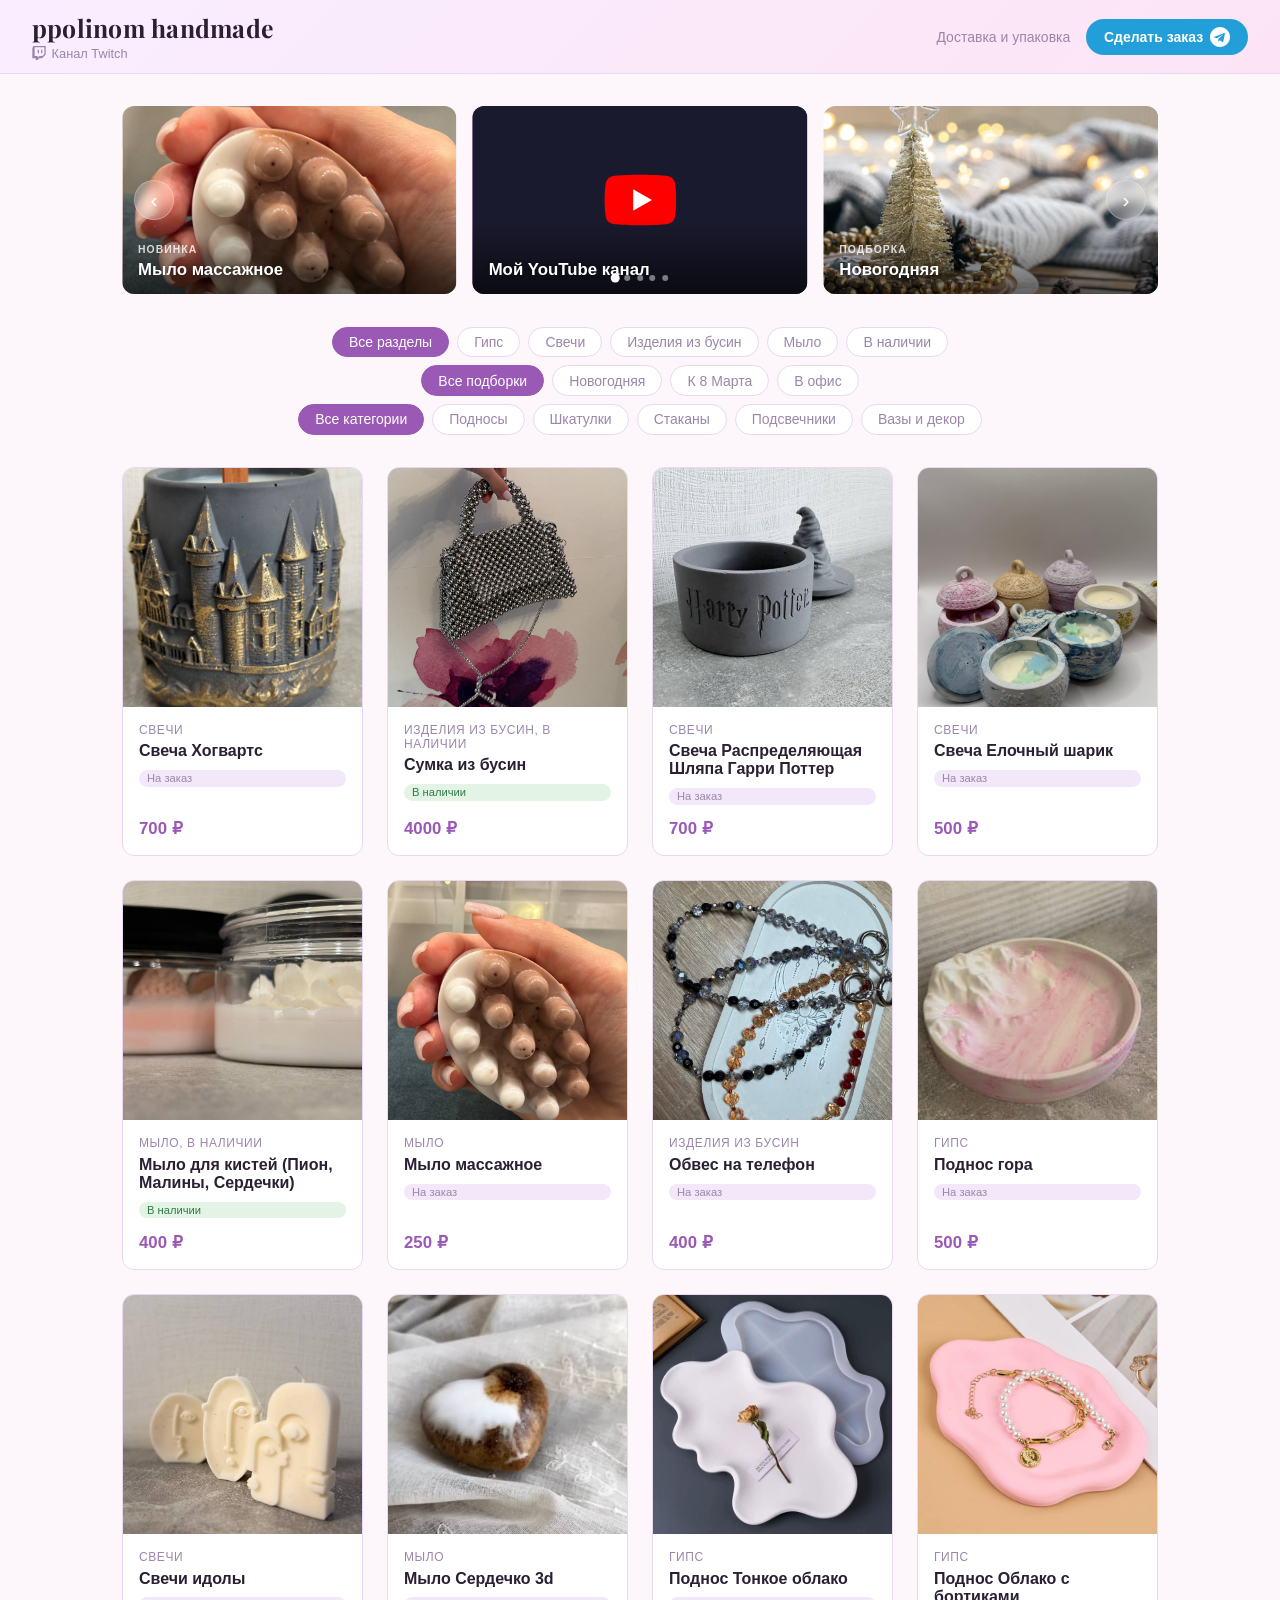
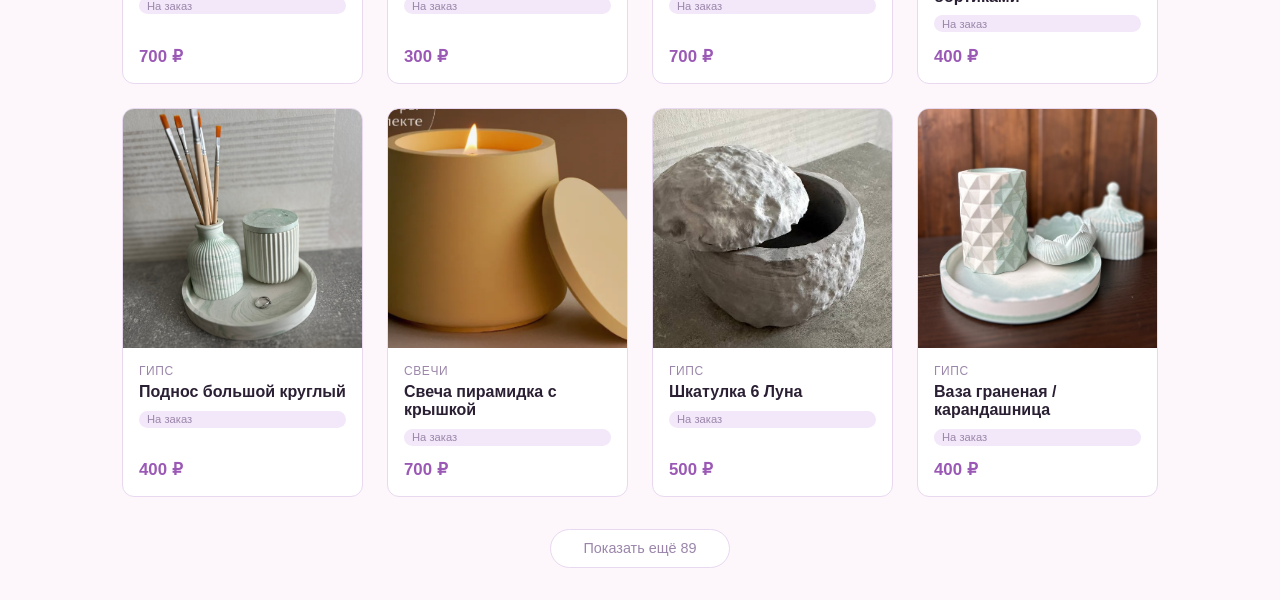
<file: index.html>
<!DOCTYPE html>
<html lang="ru">
<head>
  <meta charset="UTF-8">
  <meta name="viewport" content="width=device-width, initial-scale=1.0">
  <title>ppolinom handmade</title>
  <link rel="stylesheet" href="css/style.css">
</head>
<body>
  <header>
    <div>
      <h1><a href="./">ppolinom handmade</a></h1>
      <a id="twitch-status" class="twitch-status" href="https://www.twitch.tv/ppolinom" target="_blank"><svg width="14" height="14" viewBox="0 0 24 24" fill="currentColor"><path d="M2.149 0L.537 4.119v16.836h5.731V24h3.224l3.045-3.045h4.657l6.269-6.269V0H2.149zm19.164 13.612l-3.582 3.582H12.87l-3.045 3.045v-3.045H4.537V2.149h16.776v11.463zm-3.582-7.343v6.262h-2.149V6.269h2.149zm-5.731 0v6.262H9.851V6.269H12z"/></svg>Канал Twitch</a>
    </div>
    <nav class="header-nav">
      <a class="nav-link" href="delivery.html">Доставка и упаковка</a>
      <a class="tg-link" href="https://t.me/ppolinom" target="_blank">
        Сделать заказ
        <svg width="20" height="20" viewBox="0 0 24 24" fill="currentColor" xmlns="http://www.w3.org/2000/svg"><path d="M12 0C5.373 0 0 5.373 0 12s5.373 12 12 12 12-5.373 12-12S18.627 0 12 0zm5.894 8.221-1.97 9.28c-.145.658-.537.818-1.084.508l-3-2.21-1.447 1.394c-.16.16-.295.295-.605.295l.213-3.053 5.56-5.023c.242-.213-.054-.333-.373-.12L8.32 13.617l-2.96-.924c-.643-.204-.657-.643.136-.953l11.57-4.461c.537-.194 1.006.131.828.942z"/></svg>
      </a>
    </nav>
  </header>
  <main>
    <div id="collections-section" class="collections-section hidden"></div>
    <div class="filters-section">
      <div id="filter-sections" class="filter-row"></div>
      <div id="filter-collections" class="filter-row"></div>
      <div id="filter-categories" class="filter-row"></div>
    </div>
    <div id="grid" class="grid"></div>
    <div id="load-more-wrap"></div>
  </main>
  <script src="js/main.js"></script>
</body>
</html>
</file>
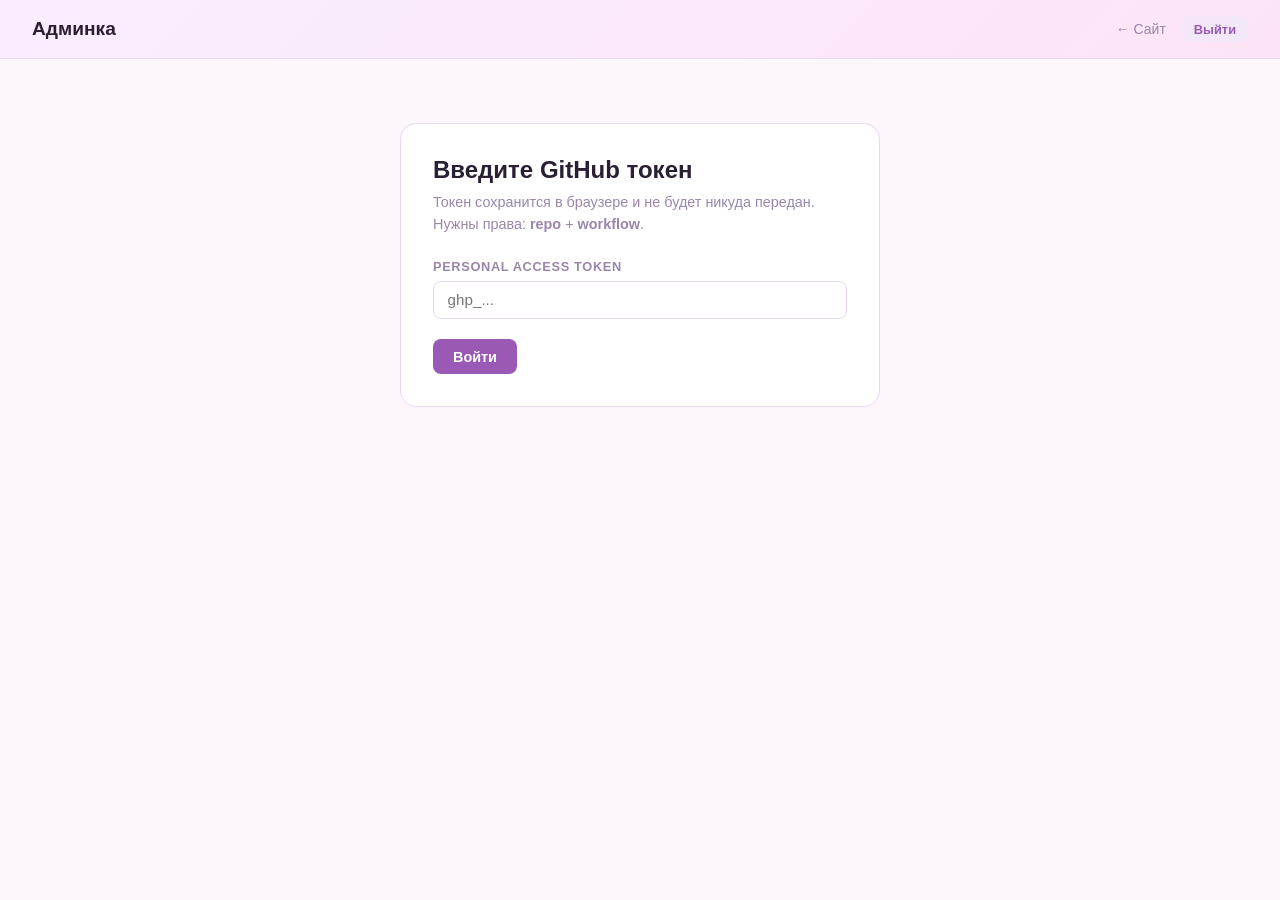
<file: admin.html>
<!DOCTYPE html>
<html lang="ru">
<head>
  <meta charset="UTF-8">
  <meta name="viewport" content="width=device-width, initial-scale=1.0">
  <title>Админка — ppolinom handmade</title>
  <style>
    *, *::before, *::after { box-sizing: border-box; margin: 0; padding: 0; }

    :root {
      --bg: #fdf7fc;
      --surface: #fff;
      --border: #e8d8f0;
      --text: #2a1f33;
      --muted: #9b86aa;
      --accent: #9b59b6;
      --accent-hover: #7d3f9a;
      --accent-soft: #f3e8f9;
      --danger: #e74c3c;
      --danger-soft: #fdf0ee;
      --success: #27ae60;
    }

    body { font-family: -apple-system, BlinkMacSystemFont, 'Segoe UI', sans-serif; background: var(--bg); color: var(--text); min-height: 100vh; }

    header {
      background: linear-gradient(135deg, #f9eeff 0%, #fce4f5 100%);
      border-bottom: 1px solid var(--border);
      padding: 1rem 2rem;
      display: flex; align-items: center; justify-content: space-between;
    }
    header h1 { font-size: 1.2rem; font-weight: 700; }
    header a { color: var(--muted); font-size: 0.875rem; text-decoration: none; }
    header a:hover { color: var(--text); }

    .container { max-width: 960px; margin: 0 auto; padding: 2rem; }

    /* Token screen */
    #token-screen {
      max-width: 480px; margin: 4rem auto;
      background: var(--surface); border: 1px solid var(--border);
      border-radius: 16px; padding: 2rem;
    }
    #token-screen h2 { margin-bottom: 0.5rem; }
    #token-screen p { color: var(--muted); font-size: 0.9rem; margin-bottom: 1.5rem; line-height: 1.5; }

    /* Forms & inputs */
    label { display: block; font-size: 0.8rem; font-weight: 600; color: var(--muted); text-transform: uppercase; letter-spacing: 0.05em; margin-bottom: 0.4rem; }
    input[type=text], input[type=number], input[type=password], textarea, select {
      width: 100%; padding: 0.6rem 0.85rem;
      border: 1.5px solid var(--border); border-radius: 8px;
      font-size: 0.95rem; font-family: inherit; color: var(--text);
      background: var(--surface);
      transition: border-color 0.15s;
      outline: none;
    }
    input:focus, textarea:focus, select:focus { border-color: var(--accent); }
    textarea { resize: vertical; min-height: 100px; }
    .field { margin-bottom: 1.25rem; }

    /* Buttons */
    .btn {
      display: inline-flex; align-items: center; gap: 0.4rem;
      padding: 0.6rem 1.25rem; border-radius: 8px; border: none;
      font-size: 0.9rem; font-weight: 600; cursor: pointer;
      transition: background 0.15s, opacity 0.15s;
    }
    .btn:disabled { opacity: 0.5; cursor: default; }
    .btn-primary { background: var(--accent); color: #fff; }
    .btn-primary:hover:not(:disabled) { background: var(--accent-hover); }
    .btn-secondary { background: var(--accent-soft); color: var(--accent); }
    .btn-secondary:hover:not(:disabled) { background: #e8d4f5; }
    .btn-danger { background: var(--danger-soft); color: var(--danger); }
    .btn-danger:hover:not(:disabled) { background: #fce0dd; }
    .btn-sm { padding: 0.35rem 0.75rem; font-size: 0.8rem; }

    /* Toolbar */
    .toolbar {
      display: flex; align-items: center; justify-content: space-between;
      margin-bottom: 1.5rem; flex-wrap: wrap; gap: 1rem;
    }
    .toolbar h2 { font-size: 1.2rem; }

    /* Product list */
    .product-list { display: flex; flex-direction: column; gap: 0.75rem; }

    .product-row {
      background: var(--surface); border: 1px solid var(--border);
      border-radius: 12px; padding: 1rem 1.25rem;
      display: flex; align-items: center; gap: 1rem;
    }
    .product-row img {
      width: 56px; height: 56px; border-radius: 8px;
      object-fit: cover; background: var(--bg); flex-shrink: 0;
    }
    .product-row-placeholder {
      width: 56px; height: 56px; border-radius: 8px;
      background: var(--accent-soft); flex-shrink: 0;
      display: flex; align-items: center; justify-content: center; font-size: 1.5rem;
    }
    .product-row-info { flex: 1; min-width: 0; }
    .product-row-info .name { font-weight: 600; font-size: 0.95rem; }
    .product-row-info .meta { font-size: 0.8rem; color: var(--muted); margin-top: 0.15rem; }
    .product-row-actions { display: flex; gap: 0.5rem; flex-shrink: 0; }

    .badge { display: inline-block; font-size: 0.7rem; padding: 0.15rem 0.5rem; border-radius: 999px; }
    .badge-on { background: #e6f9ed; color: var(--success); }
    .badge-off { background: var(--accent-soft); color: var(--muted); }

    /* Modal */
    .modal-overlay {
      position: fixed; inset: 0;
      background: rgba(42,31,51,0.4); backdrop-filter: blur(2px);
      display: flex; align-items: flex-start; justify-content: center;
      padding: 2rem 1rem; overflow-y: auto; z-index: 100;
    }
    .modal {
      background: var(--surface); border-radius: 16px;
      width: 100%; max-width: 560px;
      box-shadow: 0 8px 40px rgba(0,0,0,0.15);
      padding: 1.75rem;
    }
    .modal-header {
      display: flex; align-items: center; justify-content: space-between;
      margin-bottom: 1.5rem;
    }
    .modal-header h2 { font-size: 1.15rem; }
    .modal-close { background: none; border: none; font-size: 1.4rem; cursor: pointer; color: var(--muted); line-height: 1; padding: 0.1rem 0.3rem; border-radius: 4px; }
    .modal-close:hover { color: var(--text); background: var(--bg); }
    .modal-footer { display: flex; gap: 0.75rem; justify-content: flex-end; margin-top: 1.5rem; padding-top: 1.25rem; border-top: 1px solid var(--border); }

    /* Images upload area */
    .images-grid { display: flex; flex-wrap: wrap; gap: 0.5rem; margin-top: 0.5rem; }
    .img-thumb {
      position: relative; width: 72px; height: 72px; border-radius: 8px; overflow: hidden;
      border: 1px solid var(--border); cursor: grab;
    }
    .img-thumb img { width: 100%; height: 100%; object-fit: cover; }
    .img-thumb-remove {
      position: absolute; top: 2px; right: 2px;
      background: rgba(0,0,0,0.55); color: #fff; border: none; border-radius: 50%;
      width: 18px; height: 18px; font-size: 10px; cursor: pointer;
      display: flex; align-items: center; justify-content: center; line-height: 1;
    }
    .img-add {
      width: 72px; height: 72px; border-radius: 8px;
      border: 1.5px dashed var(--border); background: var(--bg);
      display: flex; align-items: center; justify-content: center;
      font-size: 1.5rem; color: var(--muted); cursor: pointer;
      transition: border-color 0.15s, color 0.15s;
    }
    .img-add:hover { border-color: var(--accent); color: var(--accent); }

    /* Toast */
    #toast {
      position: fixed; bottom: 1.5rem; right: 1.5rem;
      background: var(--text); color: #fff;
      padding: 0.65rem 1.25rem; border-radius: 10px;
      font-size: 0.875rem; font-weight: 500;
      opacity: 0; pointer-events: none;
      transition: opacity 0.2s;
      z-index: 200;
    }
    #toast.show { opacity: 1; }
    #toast.error { background: var(--danger); }

    .spinner { display: inline-block; width: 14px; height: 14px; border: 2px solid rgba(255,255,255,0.4); border-top-color: #fff; border-radius: 50%; animation: spin 0.6s linear infinite; }
    @keyframes spin { to { transform: rotate(360deg); } }

    .hidden { display: none !important; }

    /* Tag input */
    .tag-input-wrap {
      border: 1.5px solid var(--border); border-radius: 8px;
      padding: 0.35rem 0.5rem; min-height: 42px;
      display: flex; flex-wrap: wrap; gap: 0.35rem; align-items: center;
      background: var(--surface); cursor: text;
      transition: border-color 0.15s;
    }
    .tag-input-wrap:focus-within { border-color: var(--accent); }
    .tag {
      display: inline-flex; align-items: center; gap: 0.2rem;
      background: var(--accent-soft); color: var(--accent);
      border-radius: 999px; padding: 0.2rem 0.5rem 0.2rem 0.7rem;
      font-size: 0.8rem; font-weight: 500; white-space: nowrap;
    }
    .tag button { background: none; border: none; color: inherit; cursor: pointer; padding: 0; line-height: 1; font-size: 1rem; opacity: 0.6; }
    .tag button:hover { opacity: 1; }
    .tag-input-row { position: relative; flex: 1; min-width: 140px; }
    .tag-input-row input {
      border: none; outline: none; padding: 0.25rem 0.4rem;
      font-size: 0.9rem; width: 100%; background: transparent; font-family: inherit; color: var(--text);
    }
    .autocomplete-dropdown {
      position: absolute; top: calc(100% + 4px); left: -6px; right: -6px;
      background: var(--surface); border: 1.5px solid var(--border);
      border-radius: 8px; box-shadow: 0 4px 16px rgba(0,0,0,0.1);
      z-index: 50; overflow: hidden;
    }
    .autocomplete-item {
      padding: 0.5rem 0.85rem; font-size: 0.875rem; cursor: pointer;
    }
    .autocomplete-item:hover, .autocomplete-item.focused { background: var(--accent-soft); }
    .autocomplete-item.new-cat { color: var(--muted); }
    .autocomplete-item.new-cat strong { color: var(--text); font-style: normal; }

    /* Admin filters */
    .admin-filters { display: flex; flex-direction: column; gap: 0.5rem; margin-bottom: 1.5rem; }
    .filter-row { display: flex; gap: 0.5rem; flex-wrap: wrap; }
    .filter-btn {
      padding: 0.4rem 1rem; border-radius: 999px; border: 1.5px solid var(--border);
      background: var(--surface); color: var(--muted); font-size: 0.875rem;
      cursor: pointer; transition: all 0.15s; font-family: inherit;
    }
    .filter-btn:hover { border-color: var(--accent); color: var(--accent); background: var(--accent-soft); }
    .filter-btn.active { background: var(--accent); border-color: var(--accent); color: #fff; }

    /* Hidden product dimming */
    .product-row.is-hidden { opacity: 0.45; }
    .product-row.is-hidden:hover { opacity: 0.7; }
    .badge-hidden { background: #f0ebe5; color: var(--muted); }

    /* Image drag-and-drop ordering */
    .img-thumb.dragging { opacity: 0.4; cursor: grabbing; }
    .img-thumb.drag-over { outline: 2px dashed var(--accent); outline-offset: 2px; }

    /* Taxonomy modal */
    .taxonomy-block {
      margin-bottom: 1.25rem;
      padding-bottom: 1.25rem;
      border-bottom: 1px solid var(--border);
    }
    .taxonomy-block:last-of-type { border-bottom: none; margin-bottom: 0; padding-bottom: 0; }
    .taxonomy-block-title { font-size: 0.95rem; font-weight: 700; margin-bottom: 0.75rem; }

    .tx-item {
      display: flex; align-items: center; gap: 0.5rem;
      padding: 0.3rem 0;
    }
    .tx-item-name { flex: 1; font-size: 0.9rem; }

    .tx-collection-item {
      display: flex; align-items: center; gap: 0.5rem;
      padding: 0.4rem 0;
      flex-wrap: wrap;
    }
    .tx-toggle { display: inline-flex; align-items: center; gap: 0.3rem; font-size: 0.8rem; color: var(--muted); white-space: nowrap; cursor: pointer; flex-shrink: 0; }
    .tx-toggle input[type=checkbox] { width: 14px; height: 14px; accent-color: var(--accent); cursor: pointer; }
    .tx-collection-item input[type=text] { padding: 0.4rem 0.6rem; font-size: 0.85rem; }
    .tx-collection-name { flex: 1; min-width: 120px; }
    .tx-add-row { display: flex; gap: 0.5rem; margin-top: 0.6rem; }
    .tx-add-row input { flex: 1; }

    .tx-col-img {
      width: 72px; height: 46px; border-radius: 6px;
      border: 1.5px dashed var(--border); background: var(--bg);
      display: flex; align-items: center; justify-content: center;
      cursor: pointer; flex-shrink: 0; overflow: hidden; position: relative;
      transition: border-color 0.15s;
    }
    .tx-col-img:hover { border-color: var(--accent); }
    .tx-col-img img { width: 100%; height: 100%; object-fit: cover; }
    .tx-col-img-placeholder { font-size: 0.7rem; color: var(--muted); text-align: center; line-height: 1.3; padding: 0 4px; }
    .tx-col-img-remove {
      position: absolute; top: 2px; right: 2px;
      background: rgba(0,0,0,0.55); color: #fff; border: none;
      border-radius: 50%; width: 15px; height: 15px; font-size: 9px;
      cursor: pointer; display: flex; align-items: center; justify-content: center;
    }

    /* Taxonomy drag-and-drop */
    .tx-drag-handle { cursor: grab; color: var(--border); font-size: 0.85rem; padding: 0 2px; flex-shrink: 0; user-select: none; }
    .tx-drag-handle:hover { color: var(--muted); }
    .tx-item.tx-dragging, .tx-collection-item.tx-dragging { opacity: 0.4; }
    .tx-item.tx-drag-over, .tx-collection-item.tx-drag-over { outline: 2px dashed var(--accent); outline-offset: 2px; border-radius: 6px; }
  </style>
</head>
<body>

<header>
  <h1>Админка</h1>
  <div style="display:flex;gap:1rem;align-items:center">
    <a href="./" target="_blank">← Сайт</a>
    <button class="btn btn-sm btn-secondary" id="btn-logout">Выйти</button>
  </div>
</header>

<!-- Token screen -->
<div id="token-screen" class="hidden">
  <h2>Введите GitHub токен</h2>
  <p>Токен сохранится в браузере и не будет никуда передан.<br>
     Нужны права: <strong>repo</strong> + <strong>workflow</strong>.</p>
  <div class="field">
    <label>Personal Access Token</label>
    <input type="password" id="token-input" placeholder="ghp_...">
  </div>
  <button class="btn btn-primary" id="btn-token-save">Войти</button>
</div>

<!-- Main admin -->
<div id="admin-screen" class="hidden">
  <div class="container">
    <div class="toolbar">
      <h2>Товары</h2>
      <div style="display:flex;gap:0.75rem">
        <button class="btn btn-secondary" id="btn-taxonomy">Справочник</button>
        <button class="btn btn-primary" id="btn-add">+ Добавить товар</button>
      </div>
    </div>
    <div class="admin-filters">
      <div class="filter-row" id="filter-visible-row">
        <button class="filter-btn active" data-vis="">Все</button>
        <button class="filter-btn" data-vis="true">Отображаемые</button>
        <button class="filter-btn" data-vis="false">Скрытые</button>
      </div>
      <div class="filter-row" id="filter-category-row">
        <button class="filter-btn active" data-cat="">Все теги</button>
      </div>
    </div>
    <div class="product-list" id="product-list">
      <p style="color:var(--muted)">Загрузка...</p>
    </div>
  </div>
</div>

<!-- Product modal -->
<div class="modal-overlay hidden" id="modal-overlay">
  <div class="modal">
    <div class="modal-header">
      <h2 id="modal-title">Товар</h2>
      <button class="modal-close" id="modal-close">×</button>
    </div>

    <div class="field">
      <label>Название</label>
      <input type="text" id="f-name" placeholder="Браслет «Весна»">
    </div>
    <div class="field">
      <label>ID папки (латиница, заполняется автоматически)</label>
      <input type="text" id="f-id" placeholder="braslet-vesna">
    </div>
    <div class="field">
      <label>Разделы</label>
      <div class="tag-input-wrap" id="sections-wrap">
        <div class="tag-input-row" id="sections-input-row">
          <input type="text" id="f-sections-input" placeholder="Добавить раздел...">
          <div class="autocomplete-dropdown hidden" id="sections-dropdown"></div>
        </div>
      </div>
    </div>
    <div class="field">
      <label>Подборки</label>
      <div class="tag-input-wrap" id="collections-wrap">
        <div class="tag-input-row" id="collections-input-row">
          <input type="text" id="f-collections-input" placeholder="Добавить подборку...">
          <div class="autocomplete-dropdown hidden" id="collections-dropdown"></div>
        </div>
      </div>
    </div>
    <div class="field">
      <label>Категории</label>
      <div class="tag-input-wrap" id="categories-wrap">
        <div class="tag-input-row" id="cat-input-row">
          <input type="text" id="f-category-input" placeholder="Добавить категорию...">
          <div class="autocomplete-dropdown hidden" id="cat-dropdown"></div>
        </div>
      </div>
    </div>
    <div class="field">
      <label>Описание</label>
      <textarea id="f-description" placeholder="Опишите изделие..."></textarea>
    </div>
    <div class="field">
      <label>Цена (₽)</label>
      <input type="number" id="f-price" placeholder="500" min="0">
    </div>
    <div class="field">
      <label>Наличие</label>
      <select id="f-availability">
        <option value="on_order">На заказ</option>
        <option value="available">В наличии</option>
        <option value="unavailable">Нет в наличии</option>
      </select>
    </div>
    <div class="field">
      <label>Видимость на сайте</label>
      <select id="f-visible">
        <option value="true">Отображать</option>
        <option value="false">Скрыть с сайта</option>
      </select>
    </div>
    <div class="field">
      <label>Приоритет на главной (меньше — выше; пусто — в конце)</label>
      <input type="number" id="f-priority" min="1" step="1" placeholder="например, 1">
    </div>
    <div class="field">
      <label>Фотографии</label>
      <div class="images-grid" id="images-grid"></div>
      <input type="file" id="file-input" accept="image/*" multiple style="display:none">
    </div>

    <div class="modal-footer">
      <button class="btn btn-danger" id="btn-delete" style="margin-right:auto">Удалить</button>
      <button class="btn btn-secondary" id="btn-cancel">Отмена</button>
      <button class="btn btn-primary" id="btn-save">Сохранить</button>
    </div>
  </div>
</div>

<!-- Taxonomy modal -->
<div class="modal-overlay hidden" id="taxonomy-modal-overlay">
  <div class="modal" style="max-width:640px">
    <div class="modal-header">
      <h2>Справочник</h2>
      <button class="modal-close" id="taxonomy-modal-close">×</button>
    </div>

    <div class="taxonomy-block">
      <div class="taxonomy-block-title">Разделы</div>
      <div id="tx-sections-list"></div>
      <div class="tx-add-row">
        <input type="text" id="tx-sections-input" placeholder="Новый раздел...">
        <button class="btn btn-secondary btn-sm" id="tx-sections-add">Добавить</button>
      </div>
    </div>

    <div class="taxonomy-block">
      <div class="taxonomy-block-title">Категории</div>
      <div id="tx-categories-list"></div>
      <div class="tx-add-row">
        <input type="text" id="tx-categories-input" placeholder="Новая категория...">
        <button class="btn btn-secondary btn-sm" id="tx-categories-add">Добавить</button>
      </div>
    </div>

    <div class="taxonomy-block">
      <div class="taxonomy-block-title">Подборки</div>
      <div id="tx-collections-list"></div>
      <div class="tx-add-row">
        <input type="text" id="tx-collections-input" placeholder="Название новой подборки...">
        <button class="btn btn-secondary btn-sm" id="tx-collections-add">Добавить</button>
      </div>
    </div>

    <div class="modal-footer">
      <button class="btn btn-secondary" id="taxonomy-cancel">Отмена</button>
      <button class="btn btn-primary" id="taxonomy-save">Сохранить</button>
    </div>
  </div>
</div>

<input type="file" id="collection-image-input" accept="image/*" style="display:none">
<div id="toast"></div>

<script>
const REPO = 'ppolinom/handmade';
const BRANCH = 'main';

// ── GitHub API ────────────────────────────────────────────────────────────────

function getToken() { return localStorage.getItem('gh_token'); }

async function ghFetch(path, options = {}) {
  const res = await fetch(`https://api.github.com/repos/${REPO}/${path}`, {
    ...options,
    headers: {
      'Authorization': `Bearer ${getToken()}`,
      'Accept': 'application/vnd.github+json',
      'X-GitHub-Api-Version': '2022-11-28',
      ...(options.headers || {})
    }
  });
  if (!res.ok) {
    const err = await res.json().catch(() => ({}));
    throw new Error(err.message || `HTTP ${res.status}`);
  }
  return res.status === 204 ? null : res.json();
}

async function getFile(path) {
  try { return await ghFetch(`contents/${path}?ref=${BRANCH}`); }
  catch { return null; }
}

async function putFile(path, content, message, sha = undefined) {
  const body = { message, content: btoa(unescape(encodeURIComponent(content))), branch: BRANCH };
  if (sha) body.sha = sha;
  return ghFetch(`contents/${path}`, { method: 'PUT', body: JSON.stringify(body), headers: { 'Content-Type': 'application/json' } });
}

async function putFileBinary(path, base64content, message, sha = undefined) {
  const body = { message, content: base64content, branch: BRANCH };
  if (sha) body.sha = sha;
  return ghFetch(`contents/${path}`, { method: 'PUT', body: JSON.stringify(body), headers: { 'Content-Type': 'application/json' } });
}

async function deleteFile(path, message, sha) {
  return ghFetch(`contents/${path}`, { method: 'DELETE', body: JSON.stringify({ message, sha, branch: BRANCH }), headers: { 'Content-Type': 'application/json' } });
}

async function listDir(path) {
  try { return await ghFetch(`contents/${path}?ref=${BRANCH}`); }
  catch { return []; }
}

// ── Auth ──────────────────────────────────────────────────────────────────────

async function checkToken(token) {
  const res = await fetch('https://api.github.com/user', { headers: { 'Authorization': `Bearer ${token}` } });
  return res.ok;
}

function showTokenScreen() {
  document.getElementById('token-screen').classList.remove('hidden');
  document.getElementById('admin-screen').classList.add('hidden');
}

function showAdminScreen() {
  document.getElementById('token-screen').classList.add('hidden');
  document.getElementById('admin-screen').classList.remove('hidden');
}

document.getElementById('btn-token-save').addEventListener('click', async () => {
  const token = document.getElementById('token-input').value.trim();
  if (!token) return;
  const btn = document.getElementById('btn-token-save');
  btn.disabled = true; btn.innerHTML = '<span class="spinner"></span>';
  const ok = await checkToken(token).catch(() => false);
  btn.disabled = false; btn.textContent = 'Войти';
  if (!ok) { toast('Токен не подошёл', true); return; }
  localStorage.setItem('gh_token', token);
  showAdminScreen();
  await loadTaxonomyAdmin();
  loadProducts();
});

document.getElementById('btn-logout').addEventListener('click', () => {
  localStorage.removeItem('gh_token');
  showTokenScreen();
});

// ── Taxonomy (admin) ──────────────────────────────────────────────────────────

let taxonomy = { sections: [], categories: [], collections: [] };
let taxonomySha = null;

async function loadTaxonomyAdmin() {
  const f = await getFile('data/taxonomy.json');
  if (!f) return;
  try {
    const binary = atob(f.content.replace(/\n/g, ''));
    const bytes = Uint8Array.from(binary, c => c.charCodeAt(0));
    taxonomy = JSON.parse(new TextDecoder('utf-8').decode(bytes));
    taxonomySha = f.sha;
  } catch {}
}

// ── Products list ─────────────────────────────────────────────────────────────

let products = []; // { id, data, images: [{name, sha}] }

async function loadProducts() {
  const listEl = document.getElementById('product-list');
  listEl.innerHTML = '<p style="color:var(--muted)">Загрузка...</p>';

  try {
    const dirs = (await listDir('products')).filter(f => f.type === 'dir');
    products = [];
    for (const dir of dirs) {
      const jsonFile = await getFile(`products/${dir.name}/product.json`);
      if (!jsonFile) continue;
      const binary = atob(jsonFile.content.replace(/\n/g, ''));
      const bytes = Uint8Array.from(binary, c => c.charCodeAt(0));
      const data = JSON.parse(new TextDecoder('utf-8').decode(bytes));
      const imgFiles = (await listDir(`products/${dir.name}/images`)).filter(f => /\.(jpg|jpeg|png|webp|gif)$/i.test(f.name));
      products.push({ id: dir.name, jsonSha: jsonFile.sha, data, images: imgFiles });
    }
    renderProductList();
  } catch(e) {
    listEl.innerHTML = `<p style="color:var(--muted)">Ошибка загрузки: ${e.message}</p>`;
  }
}

function renderProductList() {
  const listEl = document.getElementById('product-list');

  // Rebuild tag filter buttons from sections + categories
  const catRow = document.getElementById('filter-category-row');
  const allTags = [
    ...(taxonomy.sections || []),
    ...(taxonomy.categories || [])
  ].filter(v => typeof v === 'string');
  catRow.innerHTML = `<button class="filter-btn${activeCatFilter === '' ? ' active' : ''}" data-cat="">Все теги</button>` +
    allTags.map(c => `<button class="filter-btn${activeCatFilter.toLowerCase() === c.toLowerCase() ? ' active' : ''}" data-cat="${c}">${c}</button>`).join('');

  const filtered = products.filter(p => {
    if (activeVisFilter === 'true' && p.data.visible === false) return false;
    if (activeVisFilter === 'false' && p.data.visible !== false) return false;
    if (activeCatFilter) {
      const tags = [
        ...(Array.isArray(p.data.sections) ? p.data.sections : []),
        ...(Array.isArray(p.data.categories) ? p.data.categories : p.data.category ? [p.data.category] : [])
      ].filter(c => typeof c === 'string');
      if (!tags.some(c => c.toLowerCase() === activeCatFilter.toLowerCase())) return false;
    }
    return true;
  });

  if (!products.length) {
    listEl.innerHTML = '<p style="color:var(--muted)">Товаров пока нет. Добавьте первый!</p>';
    return;
  }
  if (!filtered.length) {
    listEl.innerHTML = '<p style="color:var(--muted)">Нет товаров по выбранным фильтрам.</p>';
    return;
  }

  listEl.innerHTML = filtered.map(p => {
    const i = products.indexOf(p);
    const isHidden = p.data.visible === false;
    const thumb = p.images[0]
      ? `<img src="https://raw.githubusercontent.com/${REPO}/${BRANCH}/products/${p.id}/images/${p.images[0].name}" alt="">`
      : `<div class="product-row-placeholder">🧶</div>`;
    const avail = p.data.availability || (p.data.available === false ? 'unavailable' : 'available');
    const availBadge = avail === 'available'
      ? '<span class="badge badge-on">В наличии</span>'
      : avail === 'on_order' ? '<span class="badge badge-off">На заказ</span>'
      : '<span class="badge badge-off">Нет</span>';
    const hiddenBadge = isHidden ? '<span class="badge badge-hidden">Скрыт</span>' : '';
    const allProductTags = [
      ...(Array.isArray(p.data.sections) ? p.data.sections : []),
      ...(Array.isArray(p.data.collections) ? p.data.collections : []),
      ...(Array.isArray(p.data.categories) ? p.data.categories : p.data.category ? [p.data.category] : [])
    ];
    const tagBadges = allProductTags.length
      ? allProductTags.map(c => `<span class="tag" style="font-size:0.7rem;padding:0.1rem 0.5rem">${c}</span>`).join('')
      : '<span style="color:var(--muted)">—</span>';
    return `
      <div class="product-row${isHidden ? ' is-hidden' : ''}">
        ${thumb}
        <div class="product-row-info">
          <div class="name">${p.data.name || p.id} ${hiddenBadge}</div>
          <div class="meta" style="display:flex;align-items:center;gap:0.4rem;flex-wrap:wrap">${tagBadges} · ${p.data.price || 0} ₽ · ${availBadge}</div>
        </div>
        <div class="product-row-actions">
          <button class="btn btn-sm btn-secondary" onclick="openEdit(${i})">Изменить</button>
        </div>
      </div>`;
  }).join('');
}

// ── Tag input factory ─────────────────────────────────────────────────────────

function createTagInput(opts) {
  // opts: { wrapId, inputId, dropdownId, getOptions }
  const wrap = document.getElementById(opts.wrapId);
  const input = document.getElementById(opts.inputId);
  const dropdown = document.getElementById(opts.dropdownId);

  let current = [];
  let dropdownValues = [];
  let focusIdx = -1;

  function render() {
    wrap.querySelectorAll('.tag').forEach(t => t.remove());
    const row = wrap.querySelector('.tag-input-row');
    current.forEach((val, i) => {
      const tag = document.createElement('span');
      tag.className = 'tag';
      tag.innerHTML = `${val} <button type="button">×</button>`;
      tag.querySelector('button').addEventListener('click', e => {
        e.stopPropagation();
        current.splice(i, 1);
        render();
      });
      wrap.insertBefore(tag, row);
    });
  }

  function add(val) {
    const v = val.trim();
    if (!v) return;
    if (!current.some(c => c.toLowerCase() === v.toLowerCase())) {
      current.push(v);
      render();
    }
    input.value = '';
    hideDD();
  }

  function hideDD() {
    dropdown.classList.add('hidden');
    focusIdx = -1;
  }

  function showDD(val) {
    if (!val) { hideDD(); return; }
    const all = opts.getOptions();
    const matches = all.filter(c =>
      c.toLowerCase().includes(val.toLowerCase()) &&
      !current.some(cur => cur.toLowerCase() === c.toLowerCase())
    );
    const exactMatch = all.some(c => c.toLowerCase() === val.toLowerCase()) ||
      current.some(c => c.toLowerCase() === val.toLowerCase());

    dropdownValues = [...matches, ...(!exactMatch ? [val] : [])];
    if (!dropdownValues.length) { hideDD(); return; }

    dropdown.innerHTML = [
      ...matches.map(m => `<div class="autocomplete-item">✦ ${m}</div>`),
      ...(!exactMatch ? [`<div class="autocomplete-item new-cat">Добавить <strong>«${val}»</strong></div>`] : [])
    ].join('');

    dropdown.querySelectorAll('.autocomplete-item').forEach((item, i) => {
      item.addEventListener('mousedown', () => add(dropdownValues[i]));
    });

    focusIdx = -1;
    dropdown.classList.remove('hidden');
  }

  function updateFocus(items, idx) {
    focusIdx = Math.max(-1, Math.min(idx, items.length - 1));
    items.forEach((el, i) => el.classList.toggle('focused', i === focusIdx));
  }

  wrap.addEventListener('click', () => input.focus());

  input.addEventListener('input', e => showDD(e.target.value.trim()));

  input.addEventListener('keydown', e => {
    const items = [...dropdown.querySelectorAll('.autocomplete-item')];
    if (e.key === 'ArrowDown') {
      e.preventDefault();
      if (!dropdown.classList.contains('hidden') && items.length)
        updateFocus(items, focusIdx + 1);
    } else if (e.key === 'ArrowUp') {
      e.preventDefault();
      if (!dropdown.classList.contains('hidden') && items.length)
        updateFocus(items, focusIdx - 1);
    } else if (e.key === 'Enter') {
      e.preventDefault();
      if (!dropdown.classList.contains('hidden') && focusIdx >= 0 && dropdownValues[focusIdx]) {
        add(dropdownValues[focusIdx]);
      } else {
        const v = input.value.trim();
        if (v) add(v);
      }
    } else if (e.key === 'Escape') {
      hideDD();
    }
  });

  input.addEventListener('blur', () => setTimeout(hideDD, 150));

  return {
    get: () => [...current],
    set: vals => { current = Array.isArray(vals) ? [...vals] : []; render(); },
    reset: () => { current = []; render(); }
  };
}

// Create tag input instances
const sectionsInput = createTagInput({
  wrapId: 'sections-wrap',
  inputId: 'f-sections-input',
  dropdownId: 'sections-dropdown',
  getOptions: () => (taxonomy.sections || []).filter(v => typeof v === 'string')
});

const collectionsInput = createTagInput({
  wrapId: 'collections-wrap',
  inputId: 'f-collections-input',
  dropdownId: 'collections-dropdown',
  getOptions: () => (taxonomy.collections || []).map(c => c.name).filter(Boolean)
});

const categoriesInput = createTagInput({
  wrapId: 'categories-wrap',
  inputId: 'f-category-input',
  dropdownId: 'cat-dropdown',
  getOptions: () => (taxonomy.categories || []).filter(v => typeof v === 'string')
});

// ── Modal ─────────────────────────────────────────────────────────────────────

let editingIndex = null;
let pendingImages = [];
let removedImages = [];
let imageOrder = [];

function openAdd() {
  editingIndex = null;
  pendingImages = []; removedImages = []; imageOrder = [];
  document.getElementById('modal-title').textContent = 'Новый товар';
  document.getElementById('f-name').value = '';
  document.getElementById('f-id').disabled = false;
  document.getElementById('f-id').value = '';
  document.getElementById('f-description').value = '';
  document.getElementById('f-price').value = '';
  document.getElementById('f-priority').value = '';
  document.getElementById('f-availability').value = 'on_order';
  document.getElementById('f-visible').value = 'true';
  document.getElementById('btn-delete').classList.add('hidden');
  sectionsInput.reset();
  collectionsInput.reset();
  categoriesInput.reset();
  renderImagesGrid([]);
  document.getElementById('modal-overlay').classList.remove('hidden');
}

function openEdit(i) {
  editingIndex = i;
  pendingImages = []; removedImages = [];
  const p = products[i];
  imageOrder = p.images.map(img => `existing:${img.name}`);
  document.getElementById('modal-title').textContent = 'Редактировать товар';
  document.getElementById('f-name').value = p.data.name || '';
  document.getElementById('f-id').disabled = true;
  document.getElementById('f-id').value = p.id;
  document.getElementById('f-description').value = p.data.description || '';
  document.getElementById('f-price').value = p.data.price || '';
  document.getElementById('f-availability').value = p.data.availability || (p.data.available === false ? 'unavailable' : 'available');
  document.getElementById('f-visible').value = String(p.data.visible !== false);
  document.getElementById('f-priority').value = p.data.priority ?? '';
  document.getElementById('btn-delete').classList.remove('hidden');
  sectionsInput.set(Array.isArray(p.data.sections) ? p.data.sections : []);
  collectionsInput.set(Array.isArray(p.data.collections) ? p.data.collections : []);
  categoriesInput.set(Array.isArray(p.data.categories) ? p.data.categories : p.data.category ? [p.data.category] : []);
  renderImagesGrid(p.images);
  document.getElementById('modal-overlay').classList.remove('hidden');
}

function closeModal() {
  document.getElementById('modal-overlay').classList.add('hidden');
}

function getExistingImages() {
  if (editingIndex === null) return [];
  return products[editingIndex].images.filter(img => !removedImages.find(r => r.name === img.name));
}

function renderImagesGrid(existingImages) {
  const grid = document.getElementById('images-grid');
  const existing = (existingImages || []).filter(img => !removedImages.find(r => r.name === img.name));

  const allKeys = [
    ...existing.map(img => `existing:${img.name}`),
    ...pendingImages.map(p => `pending:${p.name}`)
  ];
  imageOrder = [...imageOrder.filter(k => allKeys.includes(k)), ...allKeys.filter(k => !imageOrder.includes(k))];

  const productId = products[editingIndex]?.id;

  const thumbs = imageOrder.map(key => {
    if (key.startsWith('existing:')) {
      const name = key.slice(9);
      const img = existing.find(i => i.name === name);
      if (!img) return '';
      return `<div class="img-thumb" draggable="true" data-key="${key}">
        <img src="https://raw.githubusercontent.com/${REPO}/${BRANCH}/products/${productId}/images/${name}" alt="">
        <button class="img-thumb-remove" onclick="removeExistingImage('${name}','${img.sha}')">×</button>
      </div>`;
    } else {
      const name = key.slice(8);
      const pi = pendingImages.find(p => p.name === name);
      if (!pi) return '';
      return `<div class="img-thumb" draggable="true" data-key="${key}">
        <img src="${pi.preview}" alt="">
        <button class="img-thumb-remove" onclick="removePendingImage('${name}')">×</button>
      </div>`;
    }
  }).join('');

  grid.innerHTML = thumbs + `<div class="img-add" onclick="document.getElementById('file-input').click()">+</div>`;
  initDragDrop(grid);
}

let dragSrc = null;

function initDragDrop(grid) {
  grid.querySelectorAll('.img-thumb').forEach(el => {
    el.addEventListener('dragstart', e => {
      dragSrc = el.dataset.key;
      el.classList.add('dragging');
      e.dataTransfer.effectAllowed = 'move';
    });
    el.addEventListener('dragend', () => {
      el.classList.remove('dragging');
      grid.querySelectorAll('.img-thumb').forEach(t => t.classList.remove('drag-over'));
    });
    el.addEventListener('dragover', e => {
      e.preventDefault(); e.dataTransfer.dropEffect = 'move';
      grid.querySelectorAll('.img-thumb').forEach(t => t.classList.remove('drag-over'));
      el.classList.add('drag-over');
    });
    el.addEventListener('drop', e => {
      e.preventDefault();
      const target = el.dataset.key;
      if (!dragSrc || dragSrc === target) return;
      const from = imageOrder.indexOf(dragSrc);
      const to = imageOrder.indexOf(target);
      imageOrder.splice(from, 1);
      imageOrder.splice(to, 0, dragSrc);
      renderImagesGrid(getExistingImages());
    });
  });
}

function removeExistingImage(name, sha) {
  removedImages.push({ name, sha });
  imageOrder = imageOrder.filter(k => k !== `existing:${name}`);
  renderImagesGrid(getExistingImages());
}

function removePendingImage(name) {
  pendingImages = pendingImages.filter(p => p.name !== name);
  imageOrder = imageOrder.filter(k => k !== `pending:${name}`);
  renderImagesGrid(getExistingImages());
}

document.getElementById('file-input').addEventListener('change', e => {
  const files = Array.from(e.target.files);
  let loaded = 0;
  files.forEach(file => {
    const reader = new FileReader();
    reader.onload = ev => {
      const base64 = ev.target.result.split(',')[1];
      pendingImages.push({ base64, name: file.name, preview: ev.target.result });
      loaded++;
      if (loaded === files.length) renderImagesGrid(getExistingImages());
    };
    reader.readAsDataURL(file);
  });
  e.target.value = '';
});

document.getElementById('btn-add').addEventListener('click', openAdd);
document.getElementById('btn-cancel').addEventListener('click', closeModal);
document.getElementById('modal-close').addEventListener('click', closeModal);
document.getElementById('modal-overlay').addEventListener('click', e => { if (e.target === document.getElementById('modal-overlay')) closeModal(); });

// ── Save ──────────────────────────────────────────────────────────────────────

document.getElementById('btn-save').addEventListener('click', async () => {
  const btn = document.getElementById('btn-save');
  btn.disabled = true; btn.innerHTML = '<span class="spinner"></span> Сохранение...';

  try {
    const id = document.getElementById('f-id').value.trim().replace(/\s+/g, '-').toLowerCase();
    if (!id) throw new Error('Укажите ID товара');

    const data = {
      name: document.getElementById('f-name').value.trim(),
      sections: sectionsInput.get(),
      collections: collectionsInput.get(),
      categories: categoriesInput.get(),
      description: document.getElementById('f-description').value.trim(),
      price: Number(document.getElementById('f-price').value) || 0,
      availability: document.getElementById('f-availability').value,
      visible: document.getElementById('f-visible').value === 'true'
    };
    const priority = parseInt(document.getElementById('f-priority').value, 10);
    if (Number.isFinite(priority)) data.priority = priority;
    if (editingIndex === null) {
      data.createdAt = new Date().toISOString();
    } else if (products[editingIndex].data.createdAt) {
      data.createdAt = products[editingIndex].data.createdAt;
    }

    for (const img of removedImages) {
      await deleteFile(`products/${id}/images/${img.name}`, `remove image: ${img.name}`, img.sha);
    }

    for (const img of pendingImages) {
      await putFileBinary(`products/${id}/images/${img.name}`, img.base64, `add image: ${img.name}`);
    }

    data.imageOrder = imageOrder
      .filter(k => !removedImages.find(r => `existing:${r.name}` === k))
      .map(k => k.replace(/^(existing|pending):/, ''));

    if (editingIndex === null) {
      await putFile(`products/${id}/images/.gitkeep`, '', `add product: ${id}`);
    }

    const jsonPath = `products/${id}/product.json`;
    const existingFile = editingIndex !== null ? await getFile(jsonPath) : null;
    await putFile(jsonPath, JSON.stringify(data, null, 2), `${editingIndex !== null ? 'update' : 'add'} product: ${id}`, existingFile?.sha);

    toast('Сохранено! Сайт обновится через ~30 сек.');
    closeModal();
    await loadProducts();
  } catch(e) {
    toast(e.message, true);
  } finally {
    btn.disabled = false; btn.textContent = 'Сохранить';
  }
});

// ── Delete ────────────────────────────────────────────────────────────────────

document.getElementById('btn-delete').addEventListener('click', async () => {
  if (editingIndex === null) return;
  const p = products[editingIndex];
  if (!confirm(`Удалить товар «${p.data.name || p.id}»?`)) return;

  const btn = document.getElementById('btn-delete');
  btn.disabled = true; btn.innerHTML = '<span class="spinner"></span>';

  try {
    for (const img of p.images) {
      await deleteFile(`products/${p.id}/images/${img.name}`, `remove image: ${img.name}`, img.sha);
    }
    const keepFile = await getFile(`products/${p.id}/images/.gitkeep`);
    if (keepFile) await deleteFile(`products/${p.id}/images/.gitkeep`, `remove product: ${p.id}`, keepFile.sha);
    await deleteFile(`products/${p.id}/product.json`, `remove product: ${p.id}`, p.jsonSha);

    toast('Товар удалён');
    closeModal();
    await loadProducts();
  } catch(e) {
    toast(e.message, true);
  } finally {
    btn.disabled = false; btn.textContent = 'Удалить';
  }
});

// ── Transliteration ───────────────────────────────────────────────────────────

function transliterate(text) {
  const map = {'а':'a','б':'b','в':'v','г':'g','д':'d','е':'e','ё':'yo','ж':'zh','з':'z','и':'i','й':'y','к':'k','л':'l','м':'m','н':'n','о':'o','п':'p','р':'r','с':'s','т':'t','у':'u','ф':'f','х':'kh','ц':'ts','ч':'ch','ш':'sh','щ':'sch','ъ':'','ы':'y','ь':'','э':'e','ю':'yu','я':'ya'};
  return text.toLowerCase().split('').map(c => map[c] !== undefined ? map[c] : /[a-z0-9]/.test(c) ? c : '-').join('').replace(/-+/g,'-').replace(/^-|-$/g,'');
}

document.getElementById('f-name').addEventListener('input', e => {
  const idField = document.getElementById('f-id');
  if (!idField.disabled) idField.value = transliterate(e.target.value);
});

// ── Toast ─────────────────────────────────────────────────────────────────────

let toastTimer;
function toast(msg, error = false) {
  const el = document.getElementById('toast');
  el.textContent = msg;
  el.className = 'show' + (error ? ' error' : '');
  clearTimeout(toastTimer);
  toastTimer = setTimeout(() => el.className = '', 3500);
}

// ── Admin filters ─────────────────────────────────────────────────────────────

let activeVisFilter = '';
let activeCatFilter = '';

document.getElementById('filter-visible-row').addEventListener('click', e => {
  const btn = e.target.closest('.filter-btn');
  if (!btn) return;
  activeVisFilter = btn.dataset.vis;
  document.getElementById('filter-visible-row').querySelectorAll('.filter-btn').forEach(b => b.classList.toggle('active', b.dataset.vis === activeVisFilter));
  renderProductList();
});

document.getElementById('filter-category-row').addEventListener('click', e => {
  const btn = e.target.closest('.filter-btn');
  if (!btn) return;
  activeCatFilter = btn.dataset.cat;
  document.getElementById('filter-category-row').querySelectorAll('.filter-btn').forEach(b => b.classList.toggle('active', b.dataset.cat === activeCatFilter));
  renderProductList();
});

// ── Taxonomy modal ────────────────────────────────────────────────────────────

let editingTaxonomy = null;

function openTaxonomyModal() {
  editingTaxonomy = JSON.parse(JSON.stringify(taxonomy));
  renderTaxonomyModal();
  document.getElementById('taxonomy-modal-overlay').classList.remove('hidden');
}

function closeTaxonomyModal() {
  document.getElementById('taxonomy-modal-overlay').classList.add('hidden');
}

function renderTaxonomyModal() {
  // Sections
  const secList = document.getElementById('tx-sections-list');
  secList.innerHTML = editingTaxonomy.sections.length
    ? editingTaxonomy.sections.map((s, i) => `
        <div class="tx-item" draggable="true" data-idx="${i}">
          <span class="tx-drag-handle">⠿</span>
          <span class="tx-item-name">${s}</span>
          <button class="btn btn-sm btn-danger" onclick="removeTxSection(${i})">×</button>
        </div>`).join('')
    : '<p style="color:var(--muted);font-size:0.85rem;padding:0.3rem 0">Нет разделов</p>';

  // Categories
  const catList = document.getElementById('tx-categories-list');
  catList.innerHTML = editingTaxonomy.categories.length
    ? editingTaxonomy.categories.map((c, i) => `
        <div class="tx-item" draggable="true" data-idx="${i}">
          <span class="tx-drag-handle">⠿</span>
          <span class="tx-item-name">${c}</span>
          <button class="btn btn-sm btn-danger" onclick="removeTxCategory(${i})">×</button>
        </div>`).join('')
    : '<p style="color:var(--muted);font-size:0.85rem;padding:0.3rem 0">Нет категорий</p>';

  // Collections
  const colList = document.getElementById('tx-collections-list');
  colList.innerHTML = editingTaxonomy.collections.length
    ? editingTaxonomy.collections.map((c, i) => `
        <div class="tx-collection-item" draggable="true" data-idx="${i}">
          <span class="tx-drag-handle">⠿</span>
          <label class="tx-toggle">
            <input type="checkbox" ${c.enabled ? 'checked' : ''} onchange="editingTaxonomy.collections[${i}].enabled = this.checked">
            вкл.
          </label>
          <input type="text" class="tx-collection-name" value="${c.name.replace(/"/g,'&quot;')}" oninput="editingTaxonomy.collections[${i}].name = this.value" placeholder="Название">
          <div class="tx-col-img" onclick="triggerColImg(${i})">
            ${c.image
              ? `<img src="https://raw.githubusercontent.com/${REPO}/${BRANCH}/${c.image}" alt="">
                 <button type="button" class="tx-col-img-remove" onclick="event.stopPropagation();removeColImg(${i})">×</button>`
              : `<div class="tx-col-img-placeholder">+ фото</div>`}
          </div>
          <button class="btn btn-sm btn-danger" onclick="removeTxCollection(${i})">×</button>
        </div>`).join('')
    : '<p style="color:var(--muted);font-size:0.85rem;padding:0.3rem 0">Нет подборок</p>';

  initTaxonomyDragDrop();
}

function removeTxSection(i) { editingTaxonomy.sections.splice(i, 1); renderTaxonomyModal(); }
function removeTxCategory(i) { editingTaxonomy.categories.splice(i, 1); renderTaxonomyModal(); }
function removeTxCollection(i) { editingTaxonomy.collections.splice(i, 1); renderTaxonomyModal(); }

// ── Collection image upload ────────────────────────────────────────────────────

let uploadingColIdx = -1;

function triggerColImg(idx) {
  uploadingColIdx = idx;
  document.getElementById('collection-image-input').click();
}

function removeColImg(idx) {
  editingTaxonomy.collections[idx].image = '';
  renderTaxonomyModal();
}

document.getElementById('collection-image-input').addEventListener('change', async e => {
  const file = e.target.files[0];
  e.target.value = '';
  if (!file || uploadingColIdx < 0) return;
  const idx = uploadingColIdx;
  uploadingColIdx = -1;

  const reader = new FileReader();
  reader.onload = async ev => {
    const base64 = ev.target.result.split(',')[1];
    const ext = file.name.split('.').pop().toLowerCase();
    const colName = editingTaxonomy.collections[idx].name || `collection_${idx}`;
    const safeName = colName.replace(/[^a-zA-Zа-яА-Я0-9-]/g, '_').toLowerCase();
    const filename = `collections/${safeName}.${ext}`;
    try {
      const existing = await getFile(filename);
      await putFileBinary(filename, base64, `add collection image: ${colName}`, existing?.sha);
      editingTaxonomy.collections[idx].image = filename;
      renderTaxonomyModal();
      toast('Изображение загружено');
    } catch(err) {
      toast('Ошибка загрузки: ' + err.message, true);
    }
  };
  reader.readAsDataURL(file);
});

// ── Taxonomy drag-and-drop ────────────────────────────────────────────────────

let txDragSrc = null;
let txDragType = null;

function initTaxonomyDragDrop() {
  function attachDrag(selector, type) {
    document.querySelectorAll(selector).forEach(el => {
      const idx = parseInt(el.dataset.idx);
      el.addEventListener('dragstart', e => {
        txDragSrc = idx;
        txDragType = type;
        el.classList.add('tx-dragging');
        e.dataTransfer.effectAllowed = 'move';
      });
      el.addEventListener('dragend', () => {
        el.classList.remove('tx-dragging');
        document.querySelectorAll('.tx-item, .tx-collection-item').forEach(x => x.classList.remove('tx-drag-over'));
      });
      el.addEventListener('dragover', e => {
        e.preventDefault();
        e.dataTransfer.dropEffect = 'move';
        document.querySelectorAll('.tx-item, .tx-collection-item').forEach(x => x.classList.remove('tx-drag-over'));
        el.classList.add('tx-drag-over');
      });
      el.addEventListener('drop', e => {
        e.preventDefault();
        if (txDragSrc === null || txDragSrc === idx || txDragType !== type) return;
        const arr = editingTaxonomy[type];
        const item = arr.splice(txDragSrc, 1)[0];
        arr.splice(idx, 0, item);
        renderTaxonomyModal();
      });
    });
  }

  attachDrag('#tx-sections-list .tx-item', 'sections');
  attachDrag('#tx-categories-list .tx-item', 'categories');
  attachDrag('#tx-collections-list .tx-collection-item', 'collections');
}

function addTxItem(listKey, inputId, extra = {}) {
  const input = document.getElementById(inputId);
  const v = input.value.trim();
  if (!v) return;
  if (listKey === 'collections') {
    if (!editingTaxonomy.collections.some(c => c.name.toLowerCase() === v.toLowerCase())) {
      editingTaxonomy.collections.push({ name: v, enabled: true, image: '', ...extra });
      renderTaxonomyModal();
    }
  } else {
    if (!editingTaxonomy[listKey].some(s => s.toLowerCase() === v.toLowerCase())) {
      editingTaxonomy[listKey].push(v);
      renderTaxonomyModal();
    }
  }
  input.value = '';
}

document.getElementById('tx-sections-add').addEventListener('click', () => addTxItem('sections', 'tx-sections-input'));
document.getElementById('tx-categories-add').addEventListener('click', () => addTxItem('categories', 'tx-categories-input'));
document.getElementById('tx-collections-add').addEventListener('click', () => addTxItem('collections', 'tx-collections-input'));

// Allow Enter key in taxonomy add inputs
['tx-sections-input', 'tx-categories-input', 'tx-collections-input'].forEach((id, idx) => {
  const keys = ['sections', 'categories', 'collections'];
  document.getElementById(id).addEventListener('keydown', e => {
    if (e.key === 'Enter') { e.preventDefault(); addTxItem(keys[idx], id); }
  });
});

document.getElementById('taxonomy-save').addEventListener('click', async () => {
  const btn = document.getElementById('taxonomy-save');
  btn.disabled = true; btn.innerHTML = '<span class="spinner"></span> Сохранение...';
  try {
    await putFile('data/taxonomy.json', JSON.stringify(editingTaxonomy, null, 2), 'update taxonomy', taxonomySha);
    taxonomy = editingTaxonomy;
    const f = await getFile('data/taxonomy.json');
    if (f) taxonomySha = f.sha;
    toast('Справочник сохранён');
    closeTaxonomyModal();
  } catch(e) {
    toast(e.message, true);
  } finally {
    btn.disabled = false; btn.textContent = 'Сохранить';
  }
});

document.getElementById('taxonomy-cancel').addEventListener('click', closeTaxonomyModal);
document.getElementById('taxonomy-modal-close').addEventListener('click', closeTaxonomyModal);
document.getElementById('taxonomy-modal-overlay').addEventListener('click', e => {
  if (e.target === document.getElementById('taxonomy-modal-overlay')) closeTaxonomyModal();
});
document.getElementById('btn-taxonomy').addEventListener('click', openTaxonomyModal);

// ── Boot ──────────────────────────────────────────────────────────────────────

(async () => {
  const token = getToken();
  if (token && await checkToken(token).catch(() => false)) {
    showAdminScreen();
    await loadTaxonomyAdmin();
    loadProducts();
  } else {
    showTokenScreen();
  }
})();
</script>
</body>
</html>
</file>
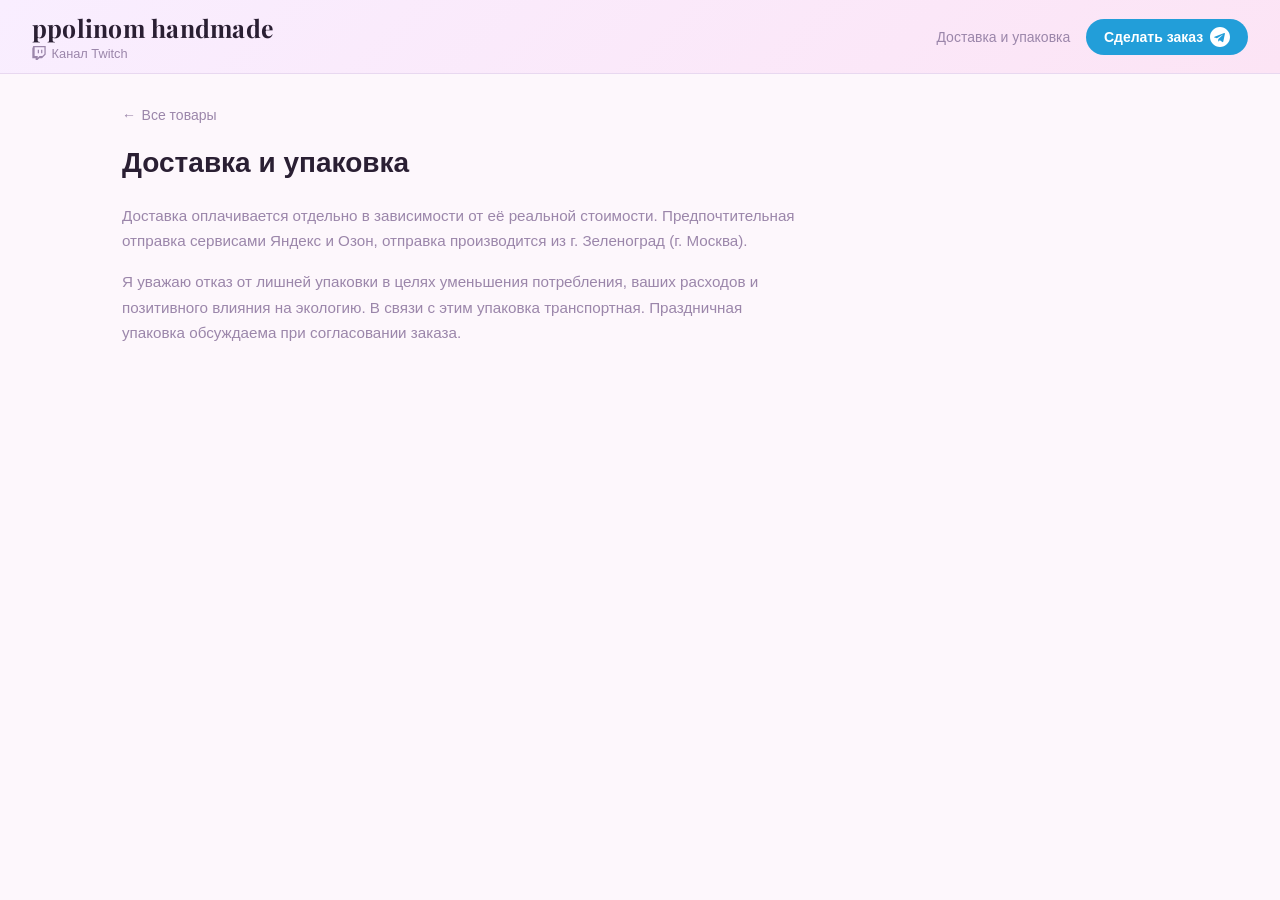
<file: delivery.html>
<!DOCTYPE html>
<html lang="ru">
<head>
  <meta charset="UTF-8">
  <meta name="viewport" content="width=device-width, initial-scale=1.0">
  <title>Доставка и упаковка — ppolinom handmade</title>
  <link rel="stylesheet" href="css/style.css">
</head>
<body>
  <header>
    <div>
      <h1><a href="./">ppolinom handmade</a></h1>
      <a id="twitch-status" class="twitch-status" href="https://www.twitch.tv/ppolinom" target="_blank"><svg width="14" height="14" viewBox="0 0 24 24" fill="currentColor"><path d="M2.149 0L.537 4.119v16.836h5.731V24h3.224l3.045-3.045h4.657l6.269-6.269V0H2.149zm19.164 13.612l-3.582 3.582H12.87l-3.045 3.045v-3.045H4.537V2.149h16.776v11.463zm-3.582-7.343v6.262h-2.149V6.269h2.149zm-5.731 0v6.262H9.851V6.269H12z"/></svg>Канал Twitch</a>
    </div>
    <nav class="header-nav">
      <a class="nav-link" href="delivery.html">Доставка и упаковка</a>
      <a class="tg-link" href="https://t.me/ppolinom" target="_blank">
        Сделать заказ
        <svg width="20" height="20" viewBox="0 0 24 24" fill="currentColor" xmlns="http://www.w3.org/2000/svg"><path d="M12 0C5.373 0 0 5.373 0 12s5.373 12 12 12 12-5.373 12-12S18.627 0 12 0zm5.894 8.221-1.97 9.28c-.145.658-.537.818-1.084.508l-3-2.21-1.447 1.394c-.16.16-.295.295-.605.295l.213-3.053 5.56-5.023c.242-.213-.054-.333-.373-.12L8.32 13.617l-2.96-.924c-.643-.204-.657-.643.136-.953l11.57-4.461c.537-.194 1.006.131.828.942z"/></svg>
      </a>
    </nav>
  </header>
  <main>
    <div class="delivery-page">
      <a class="back-link" href="./"><span>←</span> Все товары</a>
      <h2 class="delivery-title">Доставка и упаковка</h2>
      <div class="delivery-content">
        <p>Доставка оплачивается отдельно в зависимости от её реальной стоимости. Предпочтительная отправка сервисами Яндекс и Озон, отправка производится из г. Зеленоград (г. Москва).</p>
        <p>Я уважаю отказ от лишней упаковки в целях уменьшения потребления, ваших расходов и позитивного влияния на экологию. В связи с этим упаковка транспортная. Праздничная упаковка обсуждаема при согласовании заказа.</p>
      </div>
    </div>
  </main>
  <script src="js/main.js"></script>
</body>
</html>
</file>
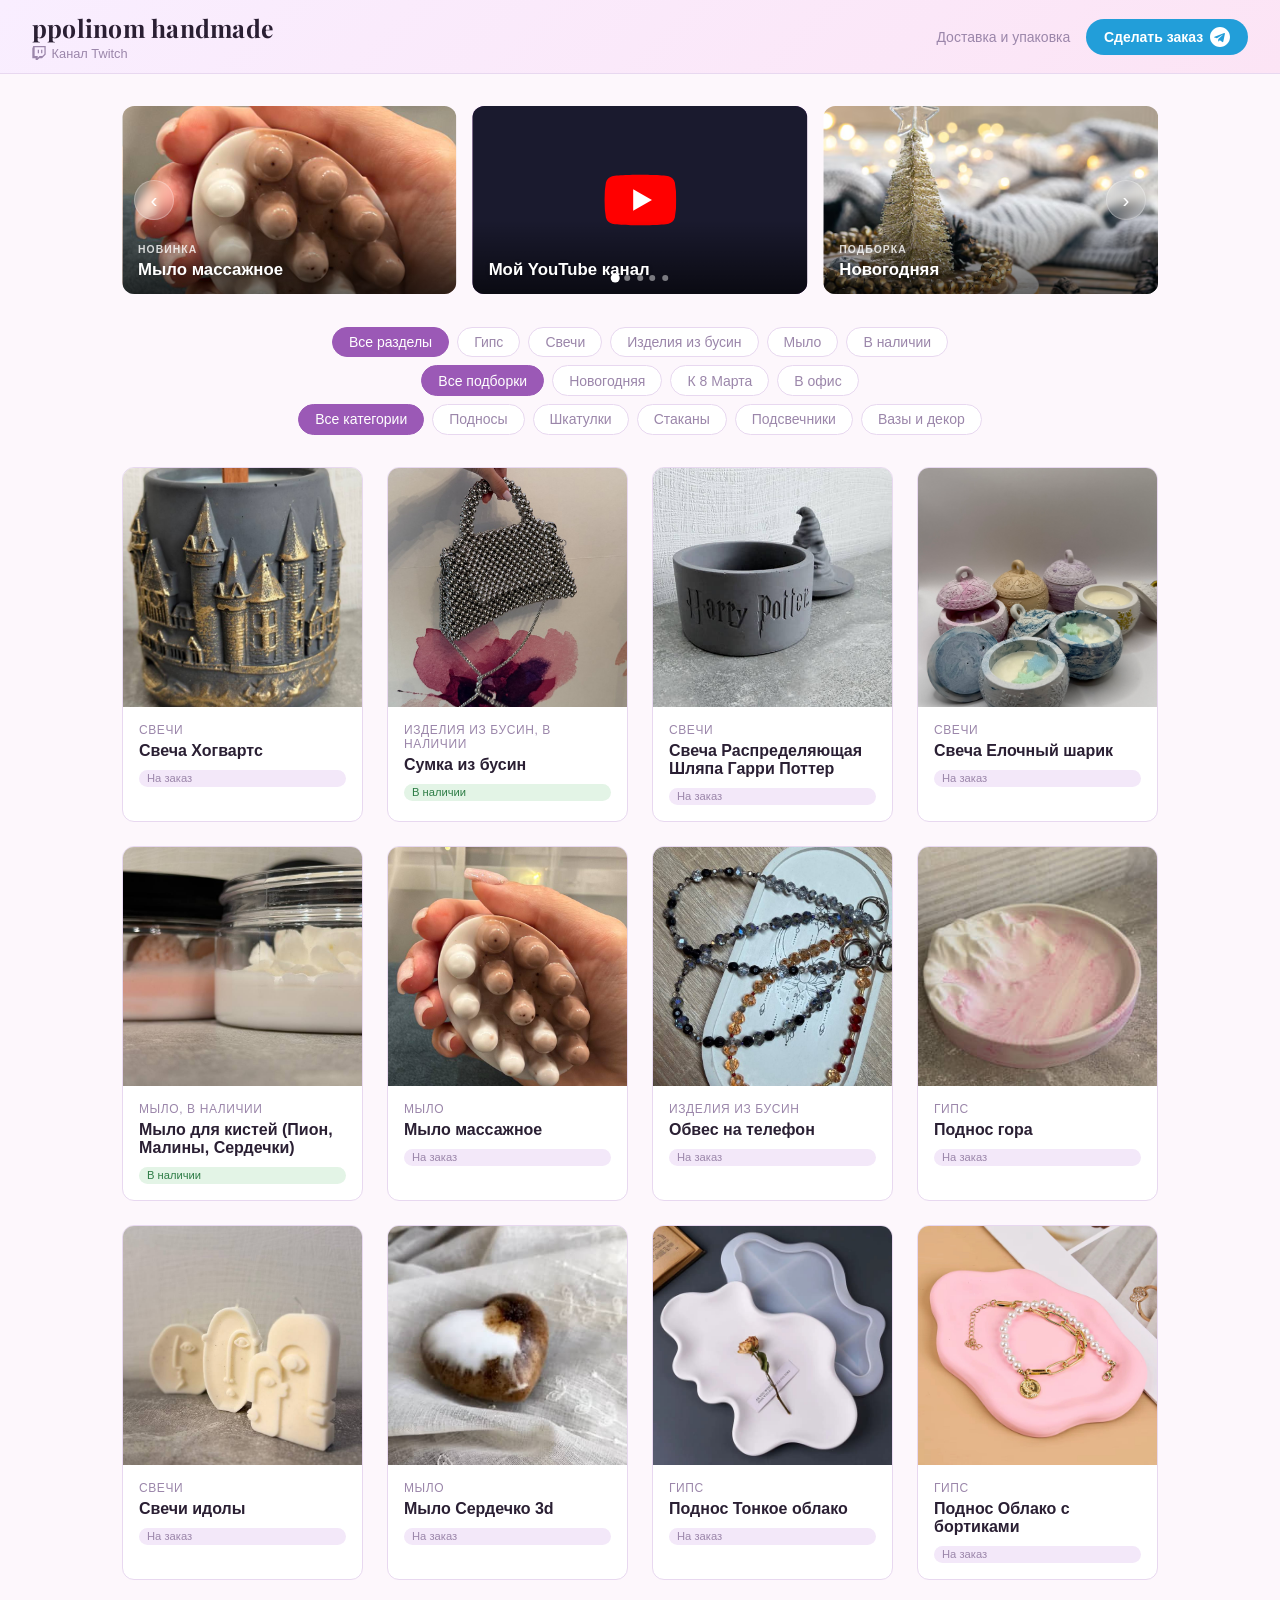
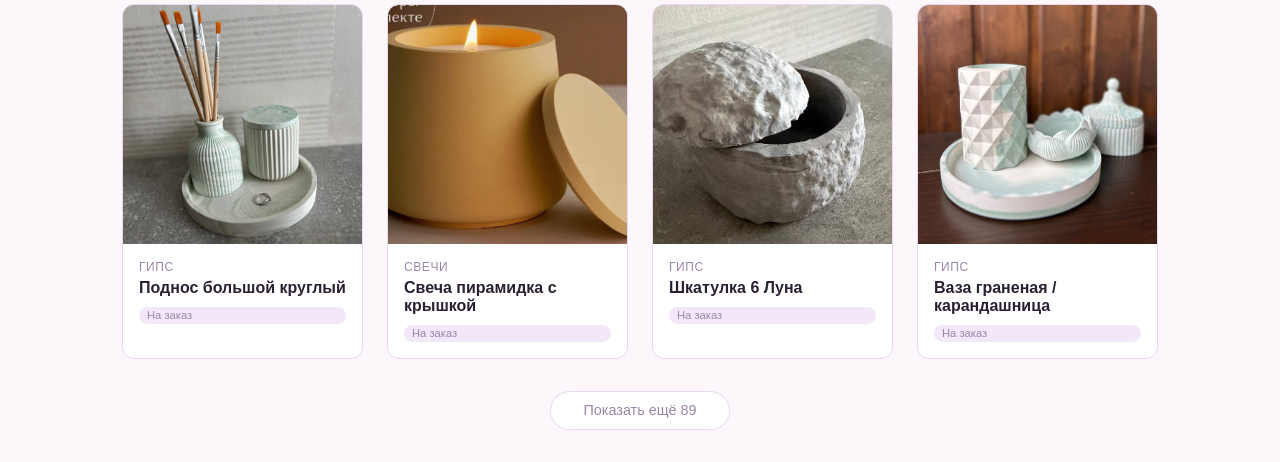
<file: nocost.html>
<!DOCTYPE html>
<html lang="ru">
<head>
  <meta charset="UTF-8">
  <meta name="viewport" content="width=device-width, initial-scale=1.0">
  <title>ppolinom handmade</title>
  <meta name="robots" content="noindex">
  <link rel="stylesheet" href="css/style.css">
</head>
<body data-nocost="1">
  <header>
    <div>
      <h1><a href="nocost">ppolinom handmade</a></h1>
      <a id="twitch-status" class="twitch-status" href="https://www.twitch.tv/ppolinom" target="_blank"><svg width="14" height="14" viewBox="0 0 24 24" fill="currentColor"><path d="M2.149 0L.537 4.119v16.836h5.731V24h3.224l3.045-3.045h4.657l6.269-6.269V0H2.149zm19.164 13.612l-3.582 3.582H12.87l-3.045 3.045v-3.045H4.537V2.149h16.776v11.463zm-3.582-7.343v6.262h-2.149V6.269h2.149zm-5.731 0v6.262H9.851V6.269H12z"/></svg>Канал Twitch</a>
    </div>
    <nav class="header-nav">
      <a class="nav-link" href="delivery.html">Доставка и упаковка</a>
      <a class="tg-link" href="https://t.me/ppolinom" target="_blank">
        Сделать заказ
        <svg width="20" height="20" viewBox="0 0 24 24" fill="currentColor" xmlns="http://www.w3.org/2000/svg"><path d="M12 0C5.373 0 0 5.373 0 12s5.373 12 12 12 12-5.373 12-12S18.627 0 12 0zm5.894 8.221-1.97 9.28c-.145.658-.537.818-1.084.508l-3-2.21-1.447 1.394c-.16.16-.295.295-.605.295l.213-3.053 5.56-5.023c.242-.213-.054-.333-.373-.12L8.32 13.617l-2.96-.924c-.643-.204-.657-.643.136-.953l11.57-4.461c.537-.194 1.006.131.828.942z"/></svg>
      </a>
    </nav>
  </header>
  <main>
    <div id="collections-section" class="collections-section hidden"></div>
    <div class="filters-section">
      <div id="filter-sections" class="filter-row"></div>
      <div id="filter-collections" class="filter-row"></div>
      <div id="filter-categories" class="filter-row"></div>
    </div>
    <div id="grid" class="grid"></div>
    <div id="load-more-wrap"></div>
  </main>
  <script src="js/main.js"></script>
</body>
</html>
</file>
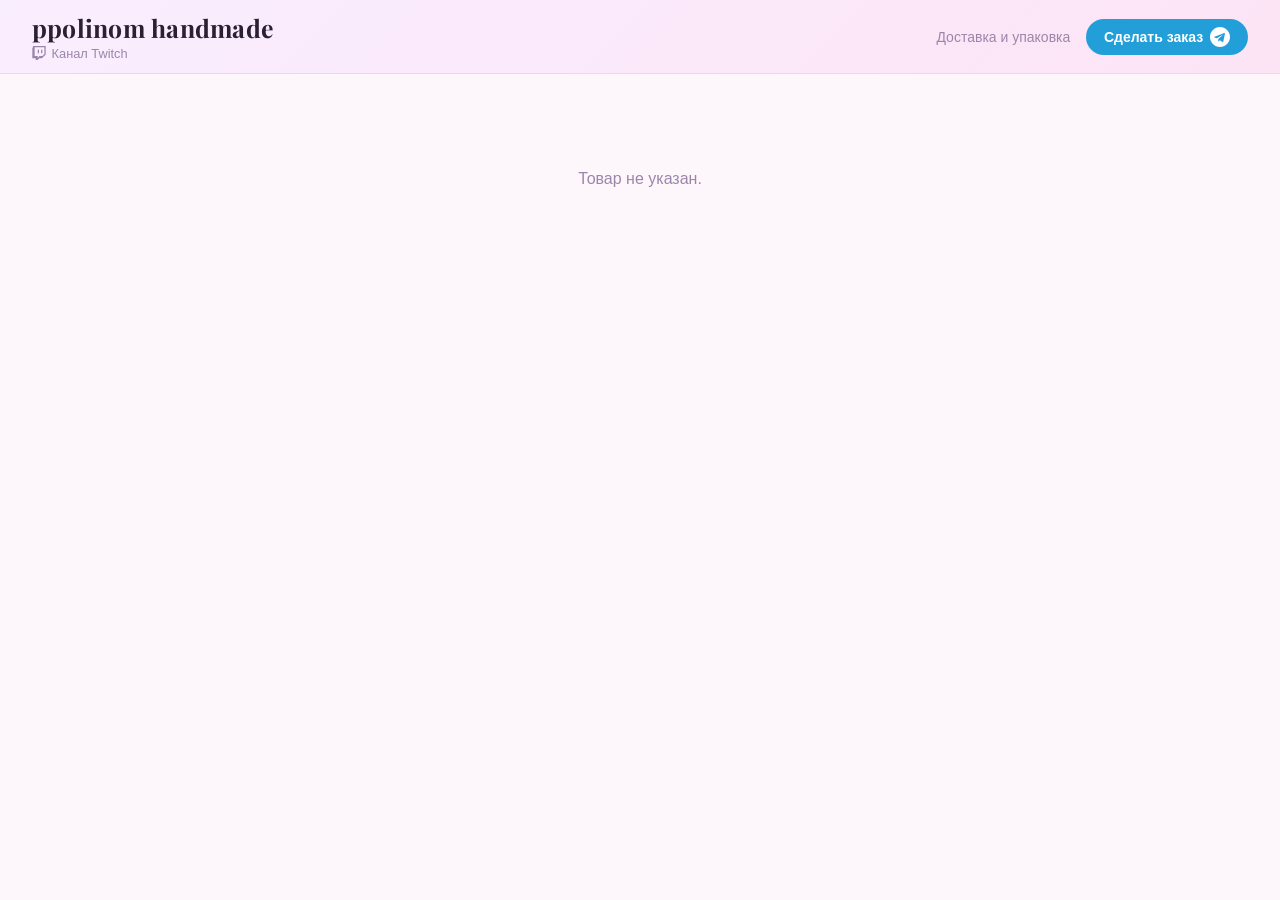
<file: product.html>
<!DOCTYPE html>
<html lang="ru">
<head>
  <meta charset="UTF-8">
  <meta name="viewport" content="width=device-width, initial-scale=1.0">
  <title>Товар — ppolinom handmade</title>
  <link rel="stylesheet" href="css/style.css">
</head>
<body>
  <header>
    <div>
      <h1><a href="./">ppolinom handmade</a></h1>
      <a id="twitch-status" class="twitch-status" href="https://www.twitch.tv/ppolinom" target="_blank"><svg width="14" height="14" viewBox="0 0 24 24" fill="currentColor"><path d="M2.149 0L.537 4.119v16.836h5.731V24h3.224l3.045-3.045h4.657l6.269-6.269V0H2.149zm19.164 13.612l-3.582 3.582H12.87l-3.045 3.045v-3.045H4.537V2.149h16.776v11.463zm-3.582-7.343v6.262h-2.149V6.269h2.149zm-5.731 0v6.262H9.851V6.269H12z"/></svg>Канал Twitch</a>
    </div>
    <nav class="header-nav">
      <a class="nav-link" href="delivery.html">Доставка и упаковка</a>
      <a class="tg-link" href="https://t.me/ppolinom" target="_blank">
        Сделать заказ
        <svg width="20" height="20" viewBox="0 0 24 24" fill="currentColor" xmlns="http://www.w3.org/2000/svg"><path d="M12 0C5.373 0 0 5.373 0 12s5.373 12 12 12 12-5.373 12-12S18.627 0 12 0zm5.894 8.221-1.97 9.28c-.145.658-.537.818-1.084.508l-3-2.21-1.447 1.394c-.16.16-.295.295-.605.295l.213-3.053 5.56-5.023c.242-.213-.054-.333-.373-.12L8.32 13.617l-2.96-.924c-.643-.204-.657-.643.136-.953l11.57-4.461c.537-.194 1.006.131.828.942z"/></svg>
      </a>
    </nav>
  </header>
  <main>
    <div id="product-container"></div>
  </main>
  <script src="js/main.js"></script>
</body>
</html>
</file>
<file: css/style.css>
@import url('https://fonts.googleapis.com/css2?family=Playfair+Display:ital,wght@0,700;1,400&display=swap');

*, *::before, *::after { box-sizing: border-box; margin: 0; padding: 0; }

:root {
  --bg: #fdf7fc;
  --surface: #ffffff;
  --border: #e8d8f0;
  --text: #2a1f33;
  --text-muted: #9b86aa;
  --accent: #9b59b6;
  --accent-hover: #7d3f9a;
  --accent-soft: #f3e8f9;
}

body {
  font-family: -apple-system, BlinkMacSystemFont, 'Segoe UI', sans-serif;
  background: var(--bg);
  color: var(--text);
  min-height: 100vh;
}

header {
  position: sticky;
  top: 0;
  z-index: 100;
  background: linear-gradient(135deg, #f9eeff 0%, #fce4f5 100%);
  border-bottom: 1px solid var(--border);
  padding: 0.55rem 2rem;
  display: flex;
  align-items: center;
  justify-content: space-between;
}

header h1 a {
  text-decoration: none;
  color: var(--text);
  font-family: 'Playfair Display', serif;
  font-size: 1.55rem;
  font-weight: 700;
  letter-spacing: 0.01em;
}

header p {
  color: var(--text-muted);
  font-size: 0.875rem;
}

/* Twitch status */
.twitch-status {
  display: inline-flex; align-items: center; gap: 0.35rem;
  text-decoration: none; font-size: 0.8rem; font-weight: 500;
  color: var(--text-muted); transition: color 0.15s;
  min-height: 1.2em;
}
.twitch-status:hover { color: var(--text); }
.twitch-status svg { flex-shrink: 0; display: block; }

.twitch-status.is-live { color: #bf94ff; }
.twitch-status.is-live:hover { color: #a970ff; }

.twitch-dot {
  width: 7px; height: 7px; border-radius: 50%;
  background: #bf94ff; flex-shrink: 0;
  animation: twitch-pulse 1.8s ease-in-out infinite;
}
@keyframes twitch-pulse {
  0%, 100% { opacity: 1; transform: scale(1); }
  50% { opacity: 0.4; transform: scale(0.7); }
}

.tg-link {
  display: inline-flex;
  align-items: center;
  gap: 0.45rem;
  padding: 0.5rem 1.1rem;
  background: #229ed9;
  color: #fff;
  border-radius: 999px;
  text-decoration: none;
  font-size: 0.875rem;
  font-weight: 600;
  white-space: nowrap;
  line-height: 1;
  transition: background 0.15s;
}
.tg-link svg { display: block; flex-shrink: 0; }
.tg-link:hover { background: #1a8bbf; }

main {
  max-width: 1100px;
  margin: 0 auto;
  padding: 2rem;
}

/* --- Categories --- */
.categories {
  display: flex;
  gap: 0.5rem;
  flex-wrap: wrap;
  margin-bottom: 2rem;
}

.category-btn {
  padding: 0.4rem 1rem;
  border-radius: 999px;
  border: 1.5px solid var(--border);
  background: var(--surface);
  color: var(--text-muted);
  font-size: 0.875rem;
  cursor: pointer;
  transition: all 0.15s;
}

.category-btn:hover { border-color: var(--accent); color: var(--accent); background: var(--accent-soft); }
.category-btn.active { background: var(--accent); border-color: var(--accent); color: #fff; }

/* --- Grid --- */
.grid {
  display: grid;
  grid-template-columns: repeat(auto-fill, minmax(240px, 1fr));
  gap: 1.5rem;
}

.card {
  background: var(--surface);
  border: 1px solid var(--border);
  border-radius: 12px;
  overflow: hidden;
  text-decoration: none;
  color: inherit;
  transition: box-shadow 0.15s, transform 0.15s;
  display: flex;
  flex-direction: column;
}

.card:hover { box-shadow: 0 4px 20px rgba(0,0,0,0.08); transform: translateY(-2px); }

.card-img {
  width: 100%;
  aspect-ratio: 1;
  object-fit: cover;
  background: var(--bg);
}

.card-img-placeholder {
  width: 100%;
  aspect-ratio: 1;
  background: var(--bg);
  display: flex;
  align-items: center;
  justify-content: center;
  color: var(--text-muted);
  font-size: 2rem;
}

.card-body {
  padding: 1rem;
  flex: 1;
  display: flex;
  flex-direction: column;
  gap: 0.35rem;
}

.card-name { font-weight: 600; font-size: 1rem; }
.card-category { font-size: 0.75rem; color: var(--text-muted); text-transform: uppercase; letter-spacing: 0.05em; }
.card-price { margin-top: auto; padding-top: 0.5rem; font-weight: 700; color: var(--accent); font-size: 1.05rem; }

.badge-unavailable {
  display: inline-block;
  font-size: 0.7rem;
  background: var(--accent-soft);
  color: var(--text-muted);
  padding: 0.15rem 0.5rem;
  border-radius: 999px;
  margin-top: 0.25rem;
}

.badge-in-stock {
  background: #e3f4e6;
  color: #2e7d46;
}

/* --- Product page --- */
.product-layout {
  display: grid;
  grid-template-columns: 1fr 1fr;
  gap: 3rem;
  align-items: start;
}

@media (max-width: 680px) {
  .product-layout { grid-template-columns: 1fr; }
  header { flex-direction: column; align-items: flex-start; gap: 0.25rem; padding: 0.5rem 1rem; }
  main { padding: 1rem; }
  .hero-slide-title { font-size: 1.3rem; }
  .hero-slide-footer { padding: 2.5rem 1.25rem 1rem; }
  .hero-btn { width: 2rem; height: 2rem; font-size: 1.1rem; }
}

/* Carousel */
.carousel { position: relative; border-radius: 12px; overflow: hidden; background: var(--bg); }

.carousel-track {
  display: flex;
  transition: transform 0.3s ease;
}

.carousel-track img {
  width: 100%;
  flex-shrink: 0;
  aspect-ratio: 1;
  object-fit: cover;
}

.carousel-btn {
  position: absolute;
  top: 50%;
  transform: translateY(-50%);
  background: rgba(255,255,255,0.85);
  border: none;
  border-radius: 50%;
  width: 2.2rem;
  height: 2.2rem;
  font-size: 1rem;
  cursor: pointer;
  display: flex;
  align-items: center;
  justify-content: center;
  transition: background 0.15s;
  z-index: 1;
}

.carousel-btn:hover { background: #fff; }
.carousel-btn.prev { left: 0.6rem; }
.carousel-btn.next { right: 0.6rem; }
.carousel-btn:disabled { opacity: 0.3; cursor: default; }

.carousel-dots {
  display: flex;
  justify-content: center;
  gap: 0.4rem;
  padding: 0.75rem;
}

.carousel-dots button {
  width: 6px;
  height: 6px;
  border-radius: 50%;
  border: none;
  background: var(--border);
  cursor: pointer;
  padding: 0;
  transition: background 0.15s;
}

.carousel-dots button.active { background: var(--accent); }

/* Product info */
.product-info { display: flex; flex-direction: column; gap: 1rem; }
.product-info .category { font-size: 0.75rem; color: var(--text-muted); text-transform: uppercase; letter-spacing: 0.08em; }
.product-info h1 { font-size: 1.75rem; font-weight: 700; line-height: 1.2; }
.product-info .price { font-size: 1.75rem; font-weight: 700; color: var(--accent); }
.product-info .description { color: var(--text-muted); line-height: 1.65; white-space: pre-line; font-size: 0.95rem; }

.btn-order {
  display: inline-block;
  padding: 0.85rem 2rem;
  background: var(--accent);
  color: #fff;
  border-radius: 10px;
  text-decoration: none;
  font-weight: 600;
  font-size: 1rem;
  transition: background 0.15s;
  text-align: center;
}

.btn-order:hover { background: var(--accent-hover); }

.removed-notice {
  font-size: 0.875rem;
  color: var(--text-muted);
  background: var(--accent-soft);
  border-radius: 8px;
  padding: 0.65rem 1rem;
}

.btn-order-disabled {
  opacity: 0.35;
  cursor: not-allowed;
  pointer-events: none;
}

.back-link {
  display: inline-flex;
  align-items: center;
  gap: 0.35rem;
  color: var(--text-muted);
  text-decoration: none;
  font-size: 0.875rem;
  margin-bottom: 1.5rem;
}

.back-link:hover { color: var(--text); }

.empty { text-align: center; color: var(--text-muted); padding: 4rem 0; font-size: 1rem; }

#load-more-wrap { text-align: center; margin-top: 2rem; }
.btn-load-more {
  padding: 0.65rem 2rem;
  border-radius: 999px;
  border: 1.5px solid var(--border);
  background: var(--surface);
  color: var(--text-muted);
  font-size: 0.9rem;
  font-family: inherit;
  cursor: pointer;
  transition: all 0.15s;
}
.btn-load-more:hover { border-color: var(--accent); color: var(--accent); background: var(--accent-soft); }
.error { text-align: center; color: var(--text-muted); padding: 4rem 0; }
.hidden { display: none !important; }

/* --- Header nav --- */
.header-nav {
  display: flex;
  align-items: center;
  gap: 1rem;
}

.nav-link {
  color: var(--text-muted);
  text-decoration: none;
  font-size: 0.875rem;
  white-space: nowrap;
  transition: color 0.15s;
}
.nav-link:hover { color: var(--text); }

@media (max-width: 680px) {
  .nav-link { display: none; }
  header { flex-wrap: wrap; gap: 0.75rem; }
  .header-nav { gap: 0.75rem; }
}

/* --- Hero carousel --- */
.collections-section {
  margin-bottom: 2rem;
}

.hero-carousel {
  position: relative;
  overflow: hidden;
}

.hero-track {
  display: flex;
  gap: 1rem;
  will-change: transform;
}

.hero-slide {
  flex: 0 0 var(--slide-w, 300px);
  aspect-ratio: 16/9;
  border-radius: 12px;
  overflow: hidden;
  background: linear-gradient(135deg, var(--accent) 0%, var(--accent-hover) 100%);
  background-size: cover;
  background-position: center;
  display: flex;
  flex-direction: column;
  justify-content: flex-end;
  text-decoration: none;
  color: #fff;
  position: relative;
  user-select: none;
  cursor: pointer;
}

.hero-slide.active {
  box-shadow: inset 0 0 0 3px rgba(255,255,255,0.7);
}

.hero-slide-footer {
  background: linear-gradient(to top, rgba(0,0,0,0.6) 0%, transparent 100%);
  padding: 2.5rem 1rem 0.9rem;
  position: relative;
  z-index: 1;
}

.hero-slide-badge {
  display: block;
  font-size: 0.65rem;
  text-transform: uppercase;
  letter-spacing: 0.1em;
  opacity: 0.8;
  font-weight: 600;
  margin-bottom: 0.3rem;
}

.hero-slide-title {
  font-size: 1.05rem;
  font-weight: 700;
  line-height: 1.2;
  text-shadow: 0 1px 4px rgba(0,0,0,0.3);
}

.hero-yt-fallback {
  position: absolute;
  inset: 0;
  display: flex;
  align-items: center;
  justify-content: center;
  background: #1a1a2e;
}
.hero-yt-fallback svg {
  width: 72px;
  height: auto;
}

.hero-btn {
  position: absolute;
  top: 50%;
  transform: translateY(-50%);
  background: rgba(255,255,255,0.2);
  backdrop-filter: blur(4px);
  -webkit-backdrop-filter: blur(4px);
  border: 1px solid rgba(255,255,255,0.25);
  border-radius: 50%;
  width: 2.5rem;
  height: 2.5rem;
  font-size: 1.3rem;
  color: #fff;
  cursor: pointer;
  display: flex;
  align-items: center;
  justify-content: center;
  transition: background 0.15s;
  z-index: 2;
  line-height: 1;
}
.hero-btn:hover { background: rgba(255,255,255,0.35); }
.hero-prev { left: 0.75rem; }
.hero-next { right: 0.75rem; }

.hero-dots {
  position: absolute;
  bottom: 0.85rem;
  left: 50%;
  transform: translateX(-50%);
  display: flex;
  gap: 0.4rem;
  z-index: 2;
}
.hero-dots button {
  width: 6px;
  height: 6px;
  border-radius: 50%;
  border: none;
  background: rgba(255,255,255,0.45);
  cursor: pointer;
  padding: 0;
  transition: background 0.15s, transform 0.15s;
}
.hero-dots button.active {
  background: #fff;
  transform: scale(1.5);
}

/* --- Filters --- */
.filters-section {
  display: flex;
  flex-direction: column;
  gap: 0.5rem;
  margin-bottom: 2rem;
  align-items: center;
}

.filter-row {
  display: flex;
  gap: 0.5rem;
  flex-wrap: wrap;
  justify-content: center;
}

.filter-btn {
  padding: 0.4rem 1rem;
  border-radius: 999px;
  border: 1.5px solid var(--border);
  background: var(--surface);
  color: var(--text-muted);
  font-size: 0.875rem;
  cursor: pointer;
  font-family: inherit;
  transition: all 0.15s;
}
.filter-btn:hover { border-color: var(--accent); color: var(--accent); background: var(--accent-soft); }
.filter-btn.active { background: var(--accent); border-color: var(--accent); color: #fff; }

/* --- Delivery page --- */
.delivery-page {
  max-width: 680px;
}
.delivery-title {
  font-size: 1.75rem;
  font-weight: 700;
  margin-bottom: 1.5rem;
}
.delivery-content p {
  color: var(--text-muted);
  line-height: 1.65;
  font-size: 0.95rem;
  margin-bottom: 1rem;
}
</file>
